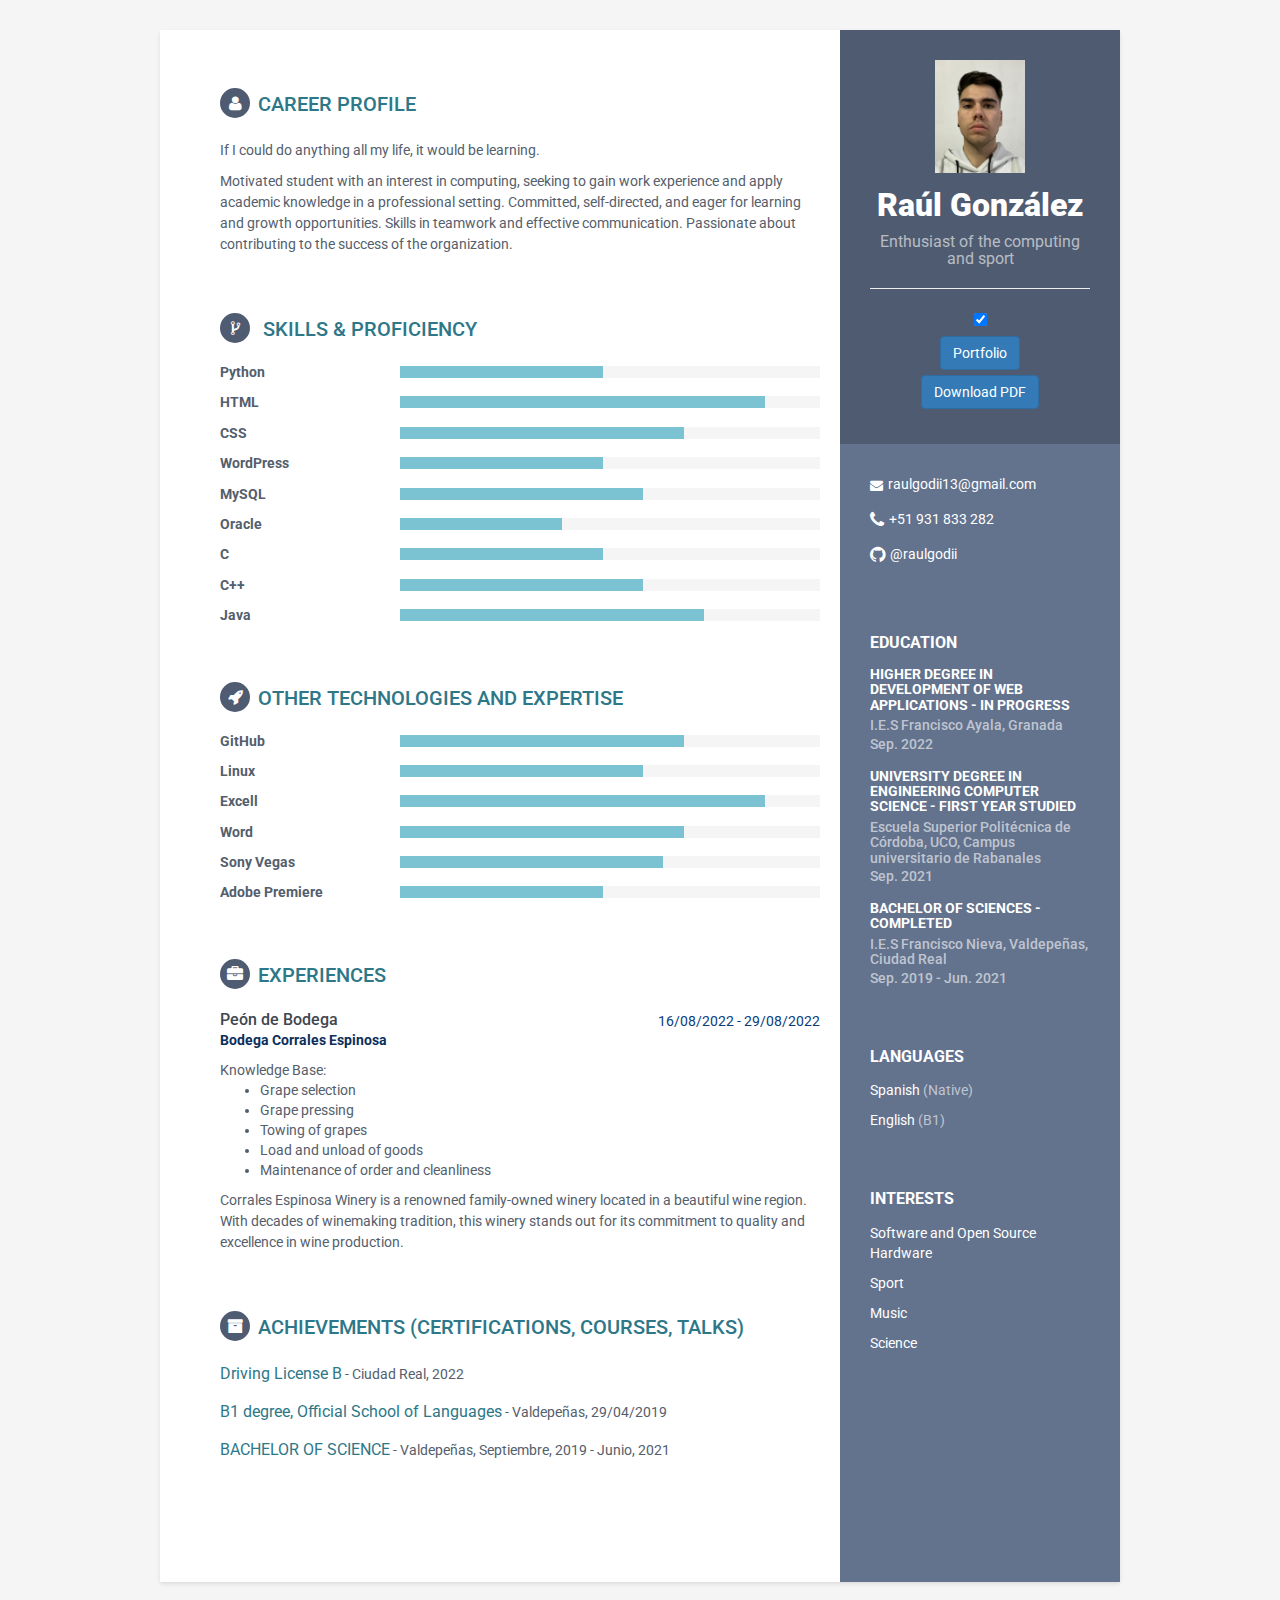
<file: index.html>
<!DOCTYPE html>
<!--[if IE 8]> <html lang="en" class="ie8"> <![endif]-->
<!--[if IE 9]> <html lang="en" class="ie9"> <![endif]-->
<!--[if !IE]><!--> <html lang="es"> <!--<![endif]-->

<head>
    <title>CV - Raul Gonzalez</title>
    <!-- Meta -->
    <meta charset="utf-8">
    <meta http-equiv="X-UA-Compatible" content="IE=edge">
    <meta name="viewport" content="width=device-width, initial-scale=1.0">
    <meta name="description" content="Responsive HTML5 Resume/CV Template for Developers">
    <meta name="author" content="Xiaoying Riley at 3rd Wave Media">
    <link rel="shortcut icon" href="favicon.ico">
    <link href='https://fonts.googleapis.com/css?family=Roboto:400,500,400italic,300italic,300,500italic,700,700italic,900,900italic' rel='stylesheet' type='text/css'>
    <!-- Global CSS -->
    <link rel="stylesheet" href="assets/plugins/bootstrap/css/bootstrap.min.css">
    <!-- Plugins CSS -->
    <link rel="stylesheet" href="assets/plugins/font-awesome/css/font-awesome.css">
    <link href="https://gitcdn.github.io/bootstrap-toggle/2.2.2/css/bootstrap-toggle.min.css" rel="stylesheet">

    <!-- Theme CSS -->
    <link id="theme-style" rel="stylesheet" href="assets/css/styles.css">
    <!-- HTML5 shim and Respond.js for IE8 support of HTML5 elements and media queries -->
    <!--[if lt IE 9]>
      <script src="https://oss.maxcdn.com/html5shiv/3.7.2/html5shiv.min.js"></script>
      <script src="https://oss.maxcdn.com/respond/1.4.2/respond.min.js"></script>
    <![endif]-->
</head>

<body>
    <div class="wrapper">
        <div class="sidebar-wrapper">
            <div class="profile-container">
                <img width="90px" class="profile" src="assets/images/raul.jpeg" alt="" />
                <h1 class="name">Raúl González</h1>
                <h3 class="tagline english">Enthusiast of the
                    computing and sport</h3>
                <h3 class="tagline spanish hidden">
                    Entusiasta de la
                    informática y el deporte
                    </h3>
                <hr>




                <div class="text-center">
                    <input id="language" type="checkbox" checked data-offstyle="warning"
                    data-toggle="toggle" data-on="English" data-off="Spanish">
                </div>

                <div class="text-center english"><a class="btn btn-primary" 
                    href="./portfolio/">Portfolio</a></div>
                
                <div class="text-center english"><a class="btn btn-primary" 
                    href="./assets/pdf/RaulGonzalezDiaz.pdf">Download PDF</a></div>
                    
                <div class="text-center  spanish hidden"><a class="btn btn-primary" 
                    href="./portfolio/">Ver Portafolio</a></div>
                
                <div class="text-center  spanish hidden"><a class="btn btn-primary" 
                    href="./assets/pdf/RaulGonzalezDiaz.pdf">Descargar PDF</a></div>
                

            </div><!--// Perfil-->

            <div class="contact-container container-block">
                <ul class="list-unstyled contact-list">
                    <li class="email"><i class="fa fa-envelope"></i><a href="#" >raulgodii13@gmail.com</a></li>
                    <li class="phone"><i class="fa fa-phone"></i>+51 931 833 282</li>
                    <li class="github"><i class="fa fa-github"></i><a href="https://github.com/raulgodii" target="_blank">@raulgodii</a></li>

                </ul>
            </div><!--//Contacto-->
            <div class="education-container container-block">
                <h2 class="container-block-title english"> Education </h2>
                <h2 class="container-block-title spanish hidden"> Educación </h2>
                <div class="item">
                    <h4 class="degree english">HIGHER DEGREE IN DEVELOPMENT OF
                        WEB APPLICATIONS - IN PROGRESS</h4>
                    <h4 class="degree spanish hidden">GRADO SUPERIOR EN DESARROLLO DE
                        APLICACIONES WEB - EN CURSO</h4>
                    <h5 class="meta">I.E.S Francisco Ayala, Granada</h5>
                    <div class="time">Sep. 2022</div>
                </div><!--//item-->

                <div class="item">
                    <h4 class="degree english">UNIVERSITY DEGREE IN ENGINEERING
                        COMPUTER SCIENCE - FIRST YEAR STUDIED</h4>
                    <h4 class="degree spanish hidden">GRADO UNIVERSITARIO EN INGENIERÍA
                        INFORMÁTICA - PRIMER AÑO CURSADO</h4>
                    <h5 class="meta">Escuela Superior Politécnica de Córdoba, UCO,
                        Campus universitario de Rabanales</h5>
                    <div class="time">Sep. 2021</div>
                </div><!--//item-->

                <div class="item">
                    <h4 class="degree english">BACHELOR OF SCIENCES - COMPLETED</h4>
                    <h4 class="degree spanish hidden">BACHILLERATO DE CIENCIAS - FINALIZADO</h4>
                    <h5 class="meta">I.E.S Francisco Nieva, Valdepeñas, Ciudad Real</h5>
                    <div class="time">Sep. 2019 - Jun. 2021</div>
                </div><!--//item-->
                
            </div><!--//Educación y estudios-->
            

            
            <div class="languages-container container-block">
                <h2 class="container-block-title english">Languages</h2>
                <h2 class="container-block-title spanish hidden">Idiomas</h2>
                <ul class="list-unstyled interests-list english">
                    <li>Spanish <span class="lang-desc">(Native)</span></li>
                    <li>English <span class="lang-desc">(B1)</span></li>
                </ul>
                <ul class="list-unstyled interests-list spanish hidden">
                    <li>Español <span class="lang-desc">(Nativo)</span></li>
                    <li>Ingles <span class="lang-desc">(B1)</span></li>
                </ul>
            </div><!--//Idiomas-->



            <div class="interests-container container-block english">
                <h2 class="container-block-title">Interests</h2>
                <ul class="list-unstyled interests-list">
                    <li>Software and Open Source Hardware</li>
                    <li>Sport</li>
                    <li>Music</li>
                    <li>Science</li>
                </ul>
            </div><!--//interests-->
            <div class="interests-container container-block spanish hidden">
                <h2 class="container-block-title">Intereses</h2>
                <ul class="list-unstyled interests-list">
                    <li>Software, Hardware y Cultura de Código Abierto</li>
                    <li>Deporte</li>
                    <li>Música</li>
                    <li>Ciencia</li>
                </ul>
            </div><!--//interests-->

        </div><!--//sidebar-->

        <div class="main-wrapper">


 			<section class="section summary-section">
                
                <h2 class="section-title english"><i class="fa fa-user"></i>Career Profile </h2>
                <h2 class="section-title spanish hidden"><i class="fa fa-user"></i>Perfil Profesional </h2>
                <div class="summary">
                    
<div class="self-desc english">
    <p>
        If I could do anything all my life, it would be learning.

    </p>

    <p>

        Motivated student with an interest in computing, seeking to gain work experience and apply academic knowledge in a professional setting. Committed, self-directed, and eager for learning and growth opportunities. Skills in teamwork and effective communication. Passionate about contributing to the success of the organization.
    </p>

    </p>

</div>
<div class="self-desc spanish hidden">
    <p>
        Si pudiera hacer algo por toda mi vida, sería aprender

    </p>

    <p>
        Estudiante motivado/a con interés en la informática, buscando adquirir experiencia laboral y aplicar conocimientos académicos en un entorno profesional. Comprometido/a, autodirigido/a y ávido/a de oportunidades de aprendizaje y crecimiento. Habilidades en trabajo en equipo y comunicación efectiva. Apasionado/a por contribuir al éxito de la organización.
    </p>
        
    </p>

</div>


                </div><!--//resumen-->
            </section><!--//section-->


            <section class="skills-section section">
                <h2 class="section-title english"><i class="fa fa-code-fork"></i> Skills & Proficiency </h2>
                <h2 class="section-title spanish hidden"><i class="fa fa-code-fork"></i>Habilidades y Destrezas</h2>
                <div class="skillset">
                    <div class="item">
                        <h3 class="level-title">Python</h3>
                        <div class="level-bar">
                            <div class="level-bar-inner" data-level="50%">
                            </div>
                        </div><!--//level-bar-->
                    </div><!--//item-->

                    <div class="item">
                        <h3 class="level-title">HTML</h3>
                        <div class="level-bar">
                            <div class="level-bar-inner" data-level="90%">
                            </div>
                        </div><!--//level-bar-->
                    </div><!--//item-->

                    <div class="item">
                        <h3 class="level-title">CSS</h3>
                        <div class="level-bar">
                            <div class="level-bar-inner" data-level="70%">
                            </div>
                        </div><!--//level-bar-->
                    </div><!--//item-->

                    <div class="item">
                        <h3 class="level-title">WordPress</h3>
                        <div class="level-bar">
                            <div class="level-bar-inner" data-level="50%">
                            </div>
                        </div><!--//level-bar-->
                    </div><!--//item-->

                    <div class="item">
                        <h3 class="level-title">MySQL</h3>
                        <div class="level-bar">
                            <div class="level-bar-inner" data-level="60%">
                            </div>
                        </div><!--//level-bar-->
                    </div><!--//item-->
                    <div class="item">
                        <h3 class="level-title">Oracle</h3>
                        <div class="level-bar">
                            <div class="level-bar-inner"  data-level="40%">
                            </div>
                        </div><!--//level-bar-->
                    </div><!--//item-->
                     
                    
                    
                    <div class="item">
                        <h3 class="level-title">C</h3>
                        <div class="level-bar">
                            <div class="level-bar-inner" data-level="50%">
                            </div>
                        </div><!--//level-bar-->
                    </div><!--//item-->

                    <div class="item">
                        <h3 class="level-title">C++</h3>
                        <div class="level-bar">
                            <div class="level-bar-inner" data-level="60%">
                            </div>
                        </div><!--//level-bar-->
                    </div><!--//item-->

                    
                    
                    <div class="item">
                        <h3 class="level-title">Java</h3>
                        <div class="level-bar">
                            <div class="level-bar-inner" data-level="75%">
                            </div>
                        </div><!--//level-bar-->
                    </div><!--//item-->
                    

                </div>
            </section><!--//-Habulidades-->

            <section class="skills-section section">
                <h2 class="section-title english"><i class="fa fa-rocket"></i>Other technologies and expertise</h2>
                <h2 class="section-title spanish hidden"><i class="fa fa-rocket"></i>Otras tecnologías y conocimientos</h2>
                <div class="skillset">


                    <div class="item">
                        <h3 class="level-title">GitHub</h3>
                        <div class="level-bar">
                            <div class="level-bar-inner" data-level="70%">
                            </div>
                        </div><!--//level-bar-->
                    </div><!--//item-->

                    <div class="item">
                        <h3 class="level-title">Linux</h3>
                        <div class="level-bar">
                            <div class="level-bar-inner" data-level="60%">
                            </div>
                        </div><!--//level-bar-->
                    </div><!--//item-->


                    <div class="item">
                        <h3 class="level-title">Excell</h3>
                        <div class="level-bar">
                            <div class="level-bar-inner" data-level="90%">
                            </div>
                        </div><!--//level-bar-->
                    </div><!--//item-->                 


                    
                    <div class="item">
                        <h3 class="level-title">Word</h3>
                        <div class="level-bar">
                            <div class="level-bar-inner" data-level="70%">
                            </div>
                        </div><!--//level-bar-->
                    </div><!--//item-->

                    <div class="item">
                        <h3 class="level-title">Sony Vegas</h3>
                        <div class="level-bar">
                            <div class="level-bar-inner" data-level="65%">
                            </div>
                        </div><!--//level-bar-->
                    </div><!--//item-->
                    <div class="item">
                        <h3 class="level-title">Adobe Premiere</h3>
                        <div class="level-bar">
                            <div class="level-bar-inner" data-level="50%">
                            </div>
                        </div><!--//level-bar-->
                    </div><!--//item-->
                    
            </section><!--//-Habulidades--> 










            <section class="section experiences-section">
                <h2 class="section-title english"><i class="fa fa-briefcase"></i>Experiences </h2>
                <h2 class="section-title spanish hidden"><i class="fa fa-briefcase"></i>Experiencias </h2>




                <div class="item">
                    <div class="meta">
                        <div class="upper-row">
                            <h3 class="job-title">Peón de Bodega</h3>

                            <div class="time english">16/08/2022 - 29/08/2022 </div>
                            <div class="time spanish hidden">16/08/2022 - 29/08/2022</div>
                        </div><!--//upper-row-->
                        <div class="company">Bodega Corrales Espinosa</div>
                    </div><!--//meta-->
                    <div class="details">

                        <span class="english">Knowledge Base: </span>
                        <span class="spanish hidden">Base de Conocimientos: </span>
                        <ul class="spanish hidden">
                            <li>Selección de uva</li>
                            <li>Prensado de uva</li>
                            <li>Remolcado de uva</li>
                            <li>Carga y descarga de mercancías</li>
                            <li>Mantenimiento del orden y limpieza</li>
                        </ul>
                        <ul class="english">
                            <li>Grape selection</li>
                            <li>Grape pressing</li>
                            <li>Towing of grapes</li>
                            <li>Load and unload of goods</li>
                            <li>Maintenance of order and cleanliness</li>
                        </ul>


                       <p class="english">
                        Corrales Espinosa Winery is a renowned family-owned winery located in a beautiful wine region. With decades of winemaking tradition, this winery stands out for its commitment to quality and excellence in wine production.
                   </p>

                        <p class="spanish hidden">Bodega Corrales Espinosa es una reconocida bodega familiar ubicada en una hermosa región vinícola. Con décadas de tradición vitivinícola, esta bodega se distingue por su compromiso con la calidad y la excelencia en la producción de vinos.
                       </p>
                    </div><!--//details-->
                </div>

            </section><!--//section-->



            <div class="english">
                <section class="section projects-section">
                    <h2 class="section-title"><i class="fa fa-archive"></i>Achievements (Certifications, Courses, Talks)</h2>
                    

                    <div class="item">
                        <span class="project-title"><a href="#hook" >Driving License B</a></span>
                         - <span class="project-tagline">Ciudad Real, 2022</span>
                    </div><!--//item-->
                    <div class="item">
                        <span class="project-title"><a href="#hook" >B1 degree, Official School of
                            Languages</a></span>
                         - <span class="project-tagline">Valdepeñas, 29/04/2019</span>
                    </div><!--//item-->
                    
                    <div class="item">
                        <span class="project-title"><a href="#hook" >BACHELOR OF SCIENCE</a></span>
                         - <span class="project-tagline">Valdepeñas, Septiembre, 2019 - Junio, 2021
</span>
                    </div><!--//item-->                
                </section><!--//section-->  
            </div>
            

            <div class="spanish hidden">
                <section class="section projects-section">
                    <h2 class="section-title"><i class="fa fa-archive"></i>Cursos, Talleres, Ponencias</h2>
    
                    <div class="item">
                        <span class="project-title"><a href="#hook" >Permiso de Conduccion B</a></span>
                         - <span class="project-tagline">Ciudad Real, 2022</span>
                    </div><!--//item-->
                    
                    <div class="item">
                        <span class="project-title"><a href="#hook" >Titulación B1, Escuela Oficial de
                            Idiomas</a></span>
                         - <span class="project-tagline">Valdepeñas, 29/04/2019</span>
                    </div><!--//item-->                
                    <div class="item">
                        <span class="project-title"><a href="#hook" >BACHILLERATO DE CIENCIAS</a></span>
                         - <span class="project-tagline">Valdepeñas, Septiembre, 2019 - Junio, 2021
                        </span>
                    </div><!--//item-->
                </section><!--//section-->  
            </div>
            



        </div><!--//main-body-->
    </div>

    <footer class="footer">
        <div class="text-center">

        </div>
    </footer><!--//footer-->

    <!-- Javascript -->
    <script type="text/javascript" src="assets/plugins/jquery-1.11.3.min.js"></script>
    <script type="text/javascript" src="assets/plugins/bootstrap/js/bootstrap.min.js"></script>
    <script src="https://gitcdn.github.io/bootstrap-toggle/2.2.2/js/bootstrap-toggle.min.js"></script>
    <!-- custom js -->
    <script type="text/javascript" src="assets/js/main.js"></script>
</body>
</html>
</file>
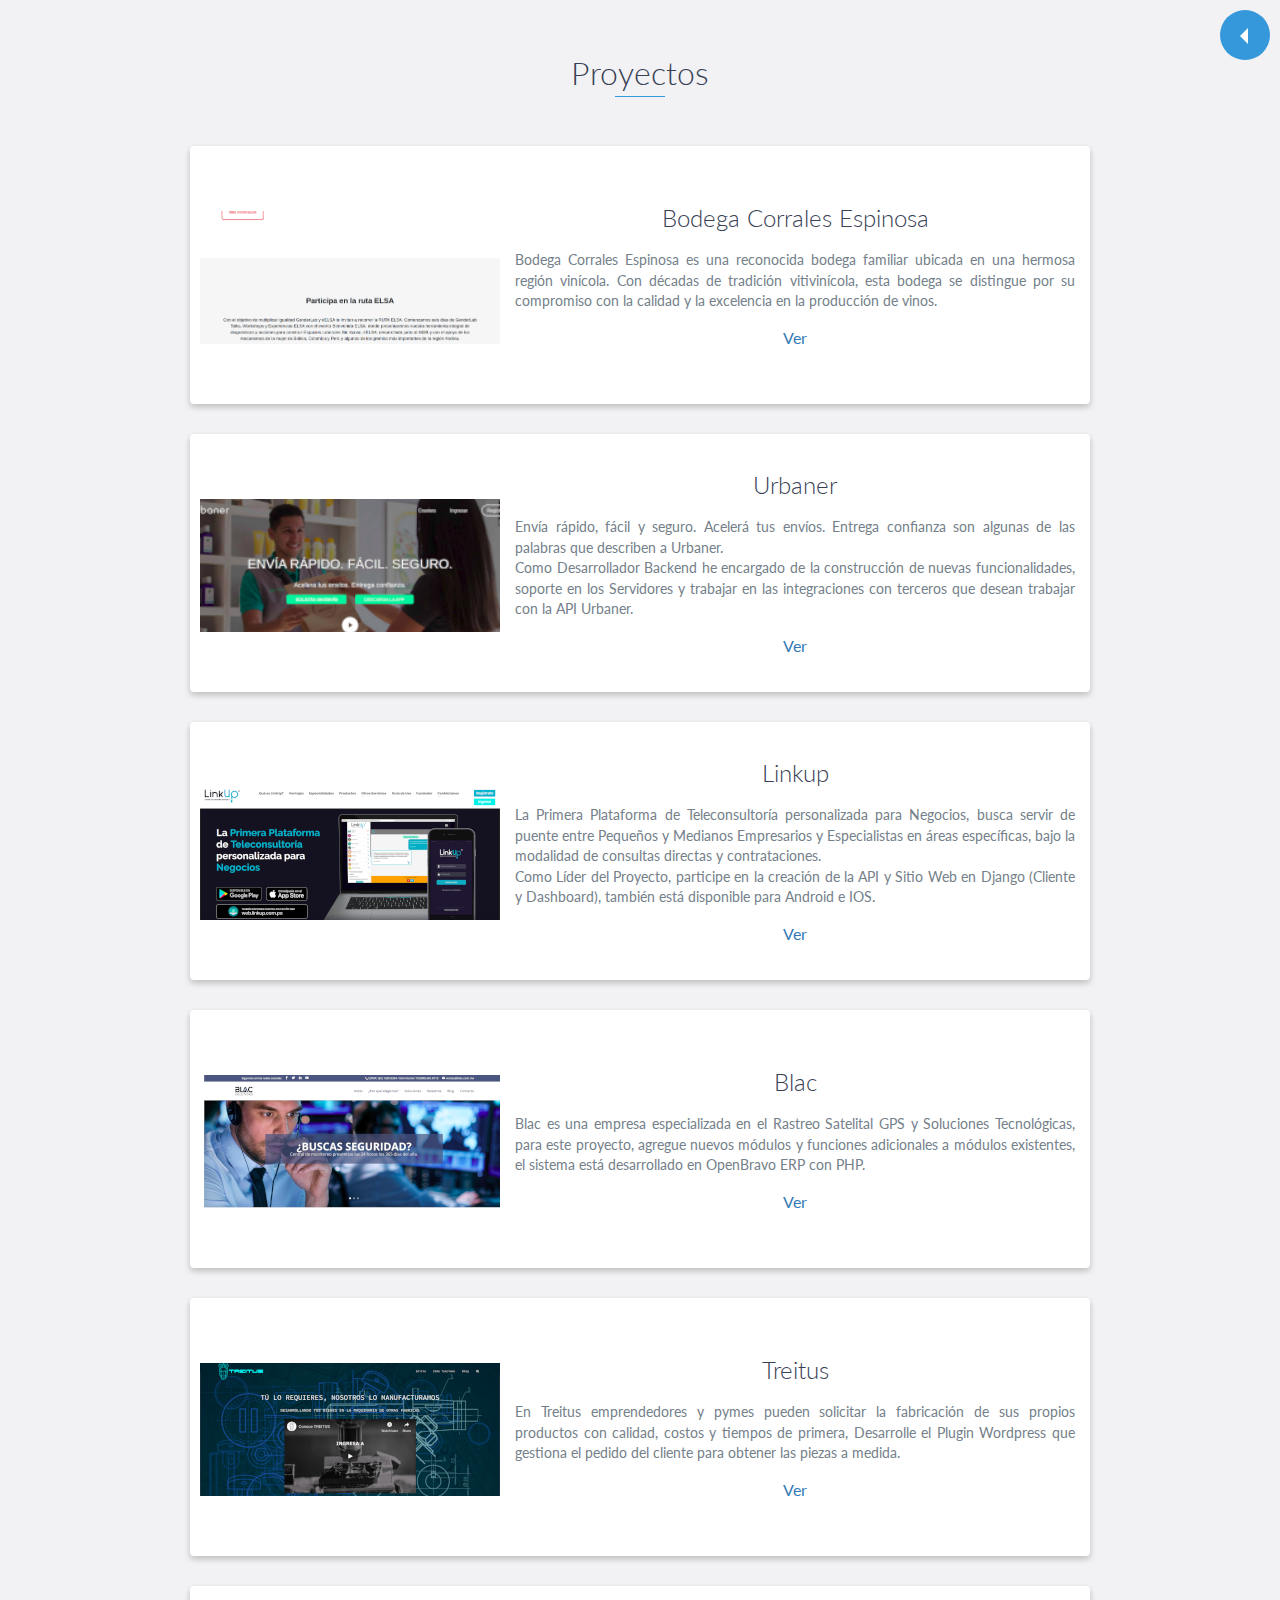
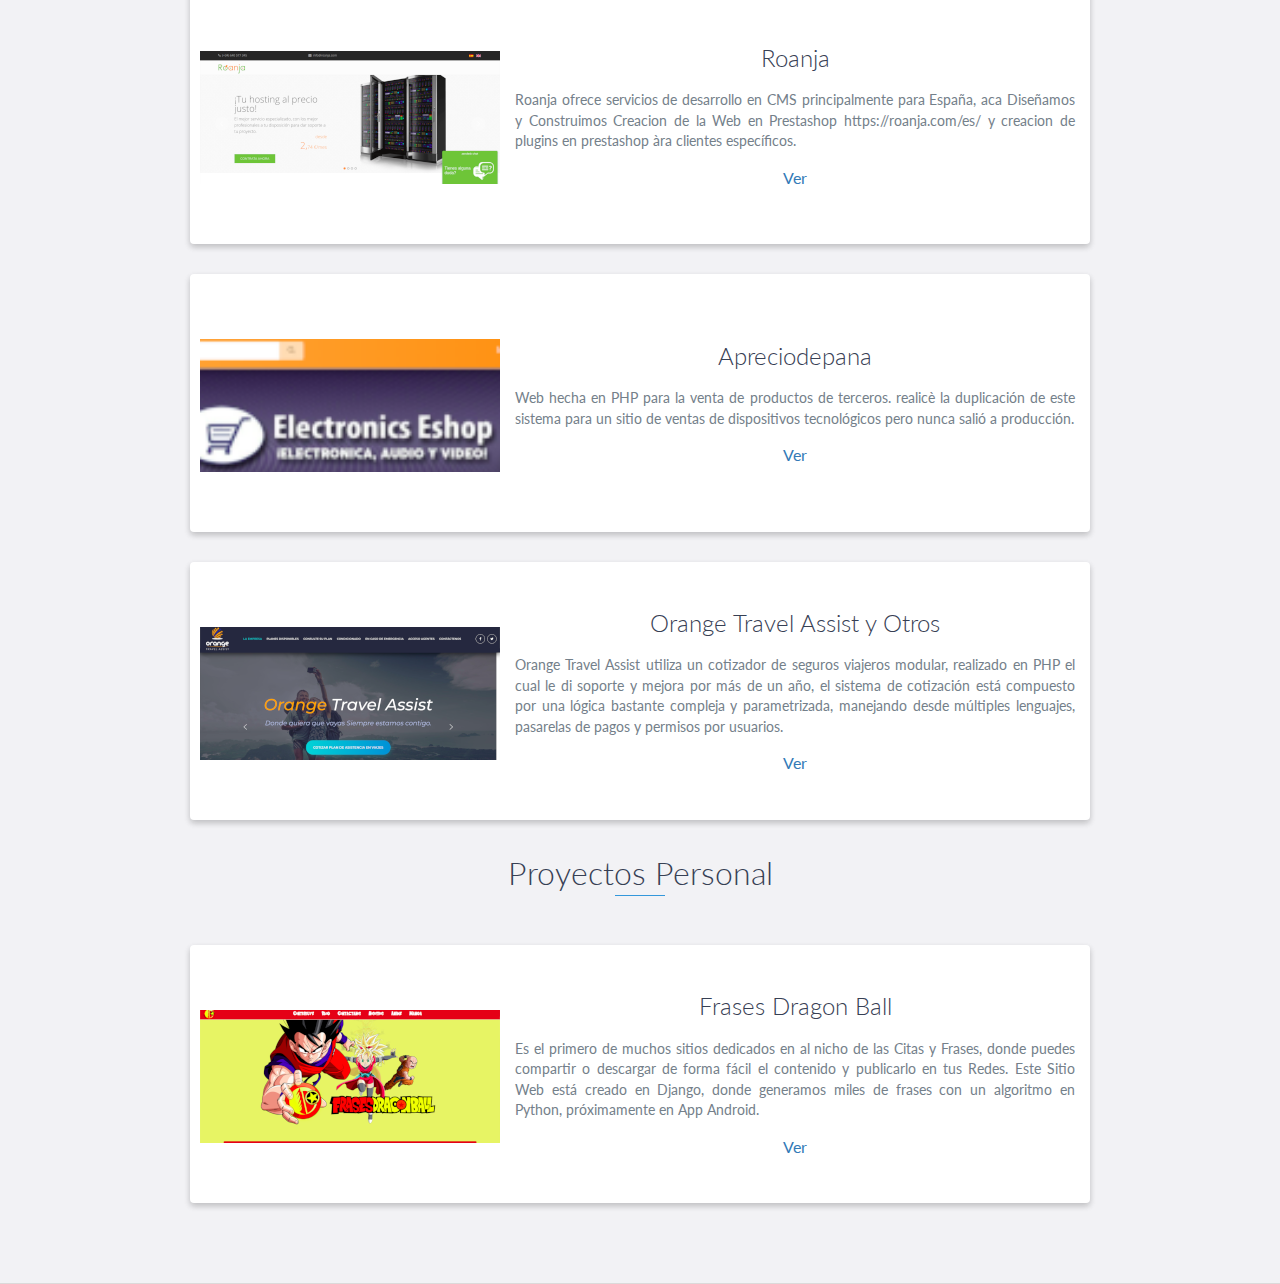
<file: portfolio/index.html>
<!DOCTYPE html>
<html class="no-js" lang="en">

<head>
    <meta charset="utf-8">
    <meta http-equiv="X-UA-Compatible" content="IE=edge">
    <meta name="viewport" content="width=device-width, initial-scale=1">
    <title>Mi Portafolio</title>
	<link rel="shortcut icon" href="favicon.ico" type="image/x-icon">
	<link rel="icon" href="favicon.ico" type="image/x-icon">
    <link href="https://fonts.googleapis.com/css?family=Lato:300,400,700,900" rel="stylesheet">
    <link rel="stylesheet" href="libs/font-awesome/css/font-awesome.min.css">
    <link href="css/bootstrap.min.css" rel="stylesheet">
    <link href="css/styles.css" rel="stylesheet">
    <link href="css/image_scroll.css" rel="stylesheet">
</head>

<body> 
    <a href="../" id="scroll"><span></span></a>
    <div id="projects" class="background-alt">
        <h2 class="heading">Proyectos</h2>
        <div class="container">
            <div class="row">

                <div class="project shadow-large">
                    <div class="project-image">
                        <div id="genderlab" class="project-inner-image"></div>
                    </div>
                    <!-- End .project-image -->
                    <div class="project-info">
                        <h3>Bodega Corrales Espinosa</h3>
                        <p>
                            Bodega Corrales Espinosa es una reconocida bodega familiar ubicada en una hermosa región vinícola. Con décadas de tradición vitivinícola, esta bodega se distingue por su compromiso con la calidad y la excelencia en la producción de vinos.
                        </p>
                        <a href="https://corralesespinosa.com" target="_blank" >Ver</a>
                    </div>
                    <!-- End .project-info -->
                </div>


                <div class="project shadow-large">
                    <div class="project-image">
                        <div id="urbaner" class="project-inner-image"></div>
                    </div>
                    <!-- End .project-image -->
                    <div class="project-info">
                        <h3>Urbaner</h3>
                        <p>
                            Envía rápido, fácil y seguro. Acelerá tus envíos. Entrega confianza son algunas de las palabras que describen a Urbaner.<br>
                            Como Desarrollador Backend he encargado de la construcción de nuevas funcionalidades, soporte en los Servidores y trabajar en las integraciones con terceros que desean trabajar con la API Urbaner.
                        </p>
                        <a href="https://urbaner.com" target="_blank" >Ver</a>
                    </div>
                    <!-- End .project-info -->
                </div>

                <div class="project shadow-large">
                    <div class="project-image">
                        <div id="linkup" class="project-inner-image"></div>
                    </div>
                    <!-- End .project-image -->
                    <div class="project-info">
                        <h3>Linkup</h3>
                        <p>
                            La Primera Plataforma de Teleconsultoría personalizada para Negocios, busca servir de puente entre Pequeños y Medianos Empresarios y Especialistas en áreas específicas, bajo la modalidad de consultas directas y contrataciones.<br>
                            Como Líder del Proyecto, participe en la creación de la API y Sitio Web en Django (Cliente y Dashboard), también está disponible para Android e IOS.

                        </p>
                        <a href="https://web.linkup.com.pe" target="_blank" >Ver</a>
                    </div>
                    <!-- End .project-info -->
                </div>

                <div class="project shadow-large">
                    <div class="project-image">
                        <div id="blac" class="project-inner-image"></div>
                    </div>
                    <!-- End .project-image -->
                    <div class="project-info">
                        <h3>Blac</h3>
                        <p>
                            Blac es una empresa especializada en el Rastreo Satelital GPS y Soluciones Tecnológicas, para este proyecto, agregue nuevos módulos y funciones adicionales a módulos existentes, el sistema está desarrollado en OpenBravo ERP con PHP.
                        </p>
                        <a href="https://blac.com.mx/" target="_blank" >Ver</a>
                    </div>
                    <!-- End .project-info -->
                </div> 
                <div class="project shadow-large">
                    <div class="project-image">
                        <div id="treitus" class="project-inner-image"></div>
                    </div>
                    <!-- End .project-image -->
                    <div class="project-info">
                        <h3>Treitus</h3>
                        <p>
                            En Treitus emprendedores y pymes pueden solicitar la fabricación de sus propios productos con calidad, costos y tiempos de primera, Desarrolle el Plugin Wordpress que gestiona el pedido del cliente para obtener las piezas a medida.
                        </p>
                        <a href="http://treitus.com" target="_blank" >Ver</a>
                    </div>
                    <!-- End .project-info -->
                </div>

                <div class="project shadow-large">
                    <div class="project-image">
                        <div id="roanja" class="project-inner-image"></div>
                    </div>
                    <!-- End .project-image -->
                    <div class="project-info">
                        <h3>Roanja</h3>
                        <p>
                            Roanja ofrece servicios de desarrollo en CMS principalmente para España, aca Diseñamos y Construimos Creacion de la Web en Prestashop https://roanja.com/es/ y creacion de plugins en prestashop àra clientes específicos.
                        </p>
                        <a href="https://roanja.com/es/" target="_blank" >Ver</a>
                    </div>
                    <!-- End .project-info -->
                </div> 
                <div class="project shadow-large">
                    <div class="project-image">
                        <div id="apreciodepana" class="project-inner-image"></div>
                    </div>
                    <!-- End .project-image -->
                    <div class="project-info">
                        <h3>Apreciodepana</h3>
                        <p>
                           Web hecha en PHP para la venta de productos de terceros. realicè la duplicación de este sistema para un sitio de ventas de dispositivos tecnológicos pero nunca salió a producción.
                        </p>
                        <a href="http://apreciodepana.com/" target="_blank" >Ver</a>
                    </div>
                    <!-- End .project-info -->
                </div>

                <div class="project shadow-large">
                    <div class="project-image">
                        <div id="orangetravelassist" class="project-inner-image"></div>
                    </div>
                    <!-- End .project-image -->
                    <div class="project-info">
                        <h3>Orange Travel Assist y Otros</h3>
                        <p>
                            Orange Travel Assist utiliza un cotizador de seguros viajeros modular, realizado en PHP el cual le di soporte y mejora por más de un año, el sistema de cotización está compuesto por una lógica bastante compleja y parametrizada, manejando desde múltiples lenguajes, pasarelas de pagos y permisos por usuarios.
                        </p>
                        <a href="https://www.orangetravelassist.net/" target="_blank" >Ver</a>
                    </div>
                    <!-- End .project-info -->
                </div> 


                <!-- End .project -->
            </div>
        </div>



        <h2 class="heading">Proyectos Personal</h2>
        <div class="container">
            <div class="row">
                <div class="project shadow-large">
                    <div class="project-image">
                        <div id="frasesdragonball" class="project-inner-image"></div>
                    </div>
                    <!-- End .project-image -->
                    <div class="project-info">
                        <h3>Frases Dragon Ball</h3>
                        <p>
                            Es el primero de muchos sitios dedicados en al nicho de las Citas y Frases, donde puedes compartir o descargar de forma fácil el contenido y publicarlo en tus Redes. Este Sitio Web está creado en Django, donde generamos miles de frases con un algoritmo en Python, próximamente en App Android.
                        </p>
                        <a href="https://frasesdragonball.com" target="_blank" >Ver</a>
                    </div>
                    <!-- End .project-info -->
                </div>
                <!-- End .project -->
            </div>
        </div>

    </div>
    
    <!-- End #projects -->

</body>

</html>
</file>
<file: assets/css/styles.css>
body {
  font-family: 'Roboto', sans-serif;
  color: #545E6C;
  background: #f5f5f5;
  font-size: 14px;
  padding: 30px;
  -webkit-font-smoothing: antialiased;
  -moz-osx-font-smoothing: grayscale;
}
h1,
h2,
h3,
h4,
h5,
h6 {
  font-weight: 700;
}
a {
  color: #2d7788;
  -webkit-transition: all 0.4s ease-in-out;
  -moz-transition: all 0.4s ease-in-out;
  -ms-transition: all 0.4s ease-in-out;
  -o-transition: all 0.4s ease-in-out;
}
a:hover {
  text-decoration: underline;
  color: #1a454f;
}
a:focus {
  text-decoration: none;
}
p {
  line-height: 1.5;
}
.wrapper {
  background: #42A8C0;
  max-width: 960px;
  margin: 0 auto;
  position: relative;
  -webkit-box-shadow: 0px 2px 4px rgba(0, 0, 0, 0.1);
  -moz-box-shadow: 0px 2px 4px rgba(0, 0, 0, 0.1);
  box-shadow: 0px 2px 4px rgba(0, 0, 0, 0.1);
}
.sidebar-wrapper {
  background: #63728D;
  position: absolute;
  right: 0;
  width: 280px;
  height: 100%;
  min-height: 800px;
  color: #fff;
}
.sidebar-wrapper a {
  color: #fff;
}
.sidebar-wrapper .profile-container {
  padding: 30px;
  background: rgba(0, 0, 0, 0.2);
  text-align: center;
  color: #fff;
}
.sidebar-wrapper .name {
  font-size: 32px;
  font-weight: 900;
  margin-top: 0;
  margin-bottom: 10px;
}
.sidebar-wrapper .tagline {
  color: rgba(255, 255, 255, 0.6);
  font-size: 16px;
  font-weight: 400;
  margin-top: 0;
  margin-bottom: 0;
}
.sidebar-wrapper .profile {
  margin-bottom: 15px;
}
.sidebar-wrapper .contact-list .fa {
  margin-right: 5px;
  font-size: 18px;
  vertical-align: middle;
}
.sidebar-wrapper .contact-list li {
  margin-bottom: 15px;
}
.sidebar-wrapper .contact-list li:last-child {
  margin-bottom: 0;
}
.sidebar-wrapper .contact-list .email .fa {
  font-size: 13px;
}
.sidebar-wrapper .container-block {
  padding: 30px;
}
.sidebar-wrapper .container-block-title {
  text-transform: uppercase;
  font-size: 16px;
  font-weight: 700;
  margin-top: 0;
  margin-bottom: 15px;
}
.sidebar-wrapper .degree {
  font-size: 14px;
  margin-top: 0;
  margin-bottom: 5px;
}
.sidebar-wrapper .education-container .item {
  margin-bottom: 15px;
}
.sidebar-wrapper .education-container .item:last-child {
  margin-bottom: 0;
}
.sidebar-wrapper .education-container .meta {
  color: rgba(255, 255, 255, 0.6);
  font-weight: 500;
  margin-bottom: 0px;
  margin-top: 0;
}
.sidebar-wrapper .education-container .time {
  color: rgba(255, 255, 255, 0.6);
  font-weight: 500;
  margin-bottom: 0px;
}
.sidebar-wrapper .languages-container .lang-desc {
  color: rgba(255, 255, 255, 0.6);
}
.sidebar-wrapper .languages-list {
  margin-bottom: 0;
}
.sidebar-wrapper .languages-list li {
  margin-bottom: 10px;
}
.sidebar-wrapper .languages-list li:last-child {
  margin-bottom: 0;
}
.sidebar-wrapper .interests-list {
  margin-bottom: 0;
}
.sidebar-wrapper .interests-list li {
  margin-bottom: 10px;
}
.sidebar-wrapper .interests-list li:last-child {
  margin-bottom: 0;
}
.main-wrapper {
  background: #fff;
  padding: 60px;
  padding-right: 300px;
}
.main-wrapper .section-title {
  text-transform: uppercase;
  font-size: 20px;
  font-weight: 500;
  color: #2d7788;
  position: relative;
  margin-top: 0;
  margin-bottom: 20px;
}
.main-wrapper .section-title .fa {
  width: 30px;
  height: 30px;
  margin-right: 8px;
  display: inline-block;
  color: #fff;
  -webkit-border-radius: 50%;
  -moz-border-radius: 50%;
  -ms-border-radius: 50%;
  -o-border-radius: 50%;
  border-radius: 50%;
  -moz-background-clip: padding;
  -webkit-background-clip: padding-box;
  background-clip: padding-box;
  background: #4f5b71;
  text-align: center;
  padding-top: 8px;
  font-size: 16px;
  position: relative;
  top: -2px;
}
.main-wrapper .section {
  margin-bottom: 60px;
}
.main-wrapper .experiences-section .item {
  margin-bottom: 30px;
}
.main-wrapper .upper-row {
  position: relative;
  overflow: hidden;
  margin-bottom: 2px;
}
.main-wrapper .job-title {
  color: #3F4650;
  font-size: 16px;
  margin-top: 0;
  margin-bottom: 0;
  font-weight: 500;
}
.main-wrapper .time {
  position: absolute;
  right: 0;
  top: 0;
  color: #0A3C7E;
}
.main-wrapper .company {
  margin-bottom: 10px;
  color: #0C2E5A;
  font-weight: bold;
}
.main-wrapper .project-title {
  font-size: 16px;
  font-weight: 400;
  margin-top: 0;
  margin-bottom: 5px;
}
.main-wrapper .projects-section .intro {
  margin-bottom: 30px;
}
.main-wrapper .projects-section .item {
  margin-bottom: 15px;
}
.skillset .item {
  margin-bottom: 15px;
  overflow: hidden;
}
.skillset .level-title {
  font-size: 14px;
  margin-top: 0;
  margin-bottom: 12px;
}
.skillset .level-bar {
  height: 12px;
  background: #f5f5f5;
}
.skillset .level-bar-inner {
  height: 12px;
  background: #7bc2d3;
}
.footer {
  padding: 30px;
  padding-top: 60px;
}
.footer .copyright {
  line-height: 1.6;
  color: #545E6C;
  font-size: 13px;
}
.footer .fa-heart {
  color: #fb866a;
}

@media (max-width: 767px) {
  .sidebar-wrapper {
    position: static;
    width: inherit;
  }
  .main-wrapper {
    padding: 30px;
  }
  .main-wrapper .time {
    position: static;
    display: block;
    margin-top: 5px;
  }
  .main-wrapper .upper-row {
    margin-bottom: 0;
  }
}

@media (min-width: 992px) {
  .skillset .level-title {
    display: inline-block;
    float: left;
    width: 30%;
    margin-bottom: 0;
  }
  .skillset .level-bar {
    display: inline-block;
    width: 70%;
    float: left;
    position: relative;
    top: 1px;
  }
}

.profile-container .text-center{
  margin: 5px;
}

.profile img {
  width: 30px;
}
</file>
<file: portfolio/css/styles.css>
/*!
    Title: Dev Portfolio Template
    Version: 1.2.1
    Last Change: 08/28/2017
    Author: Ryan Fitzgerald
    Repo: https://github.com/RyanFitzgerald/devportfolio-template
    Issues: https://github.com/RyanFitzgerald/devportfolio-template/issues

    Description: This file contains all the styles associated with the page
    that don't come from third party libraries. This file gets compiled using
    Gulp and send to the /css folder which is then loaded on the page.
*/body{font-family:'Lato', sans-serif;font-size:16px}body.active{overflow:hidden;z-index:-1}.no-js #experience-timeline>div{background:#fff;padding:10px;margin-bottom:10px;border:1px solid #dcd9d9}.no-js #experience-timeline>div h3{font-size:1.5em;font-weight:300;color:#374054;display:inline-block;margin:0}.no-js #experience-timeline>div h4{font-size:1.2em;font-weight:300;color:#7e8890;margin:0 0 15px 0}.no-js #experience-timeline>div p{color:#74808a;font-size:0.9em;margin:0}.no-js #experience-timeline:before,.no-js #experience-timeline:after{content:none}@keyframes dropHeader{0%{transform:translateY(-100%)}100%{transform:translateY(0)}}header{position:absolute;top:0;left:0;right:0;text-align:center;z-index:10;animation-name:dropHeader;animation-iteration-count:1;animation-timing-function:ease;animation-duration:0.75s}header ul{display:inline-block;background:#fff;text-align:center;padding:10px;margin:0;border-bottom-right-radius:4px;border-bottom-left-radius:4px}header li{display:inline-block}header a{display:block;color:#3498db;padding:10px}header a:hover{color:#217dbb;text-decoration:none;background:#eee;border-radius:4px}header a:focus{color:#3498db;text-decoration:none}header.active{display:block}header.sticky{position:fixed;z-index:999}#menu.active{display:block}#mobile-menu-open{display:none;cursor:pointer;position:fixed;right:15px;top:10px;color:#3498db;font-size:1.5em;z-index:20;padding:0 7px;border-radius:4px;background:#fff}#mobile-menu-close{display:none;text-align:right;width:100%;background:#fff;font-size:1.5em;padding-right:15px;padding-top:10px;cursor:pointer;color:#3498db}#mobile-menu-close span{font-size:0.5em;text-transform:uppercase}#mobile-menu-close i{vertical-align:middle}footer{padding:50px 0}.copyright{padding-top:20px}.copyright p{margin:0;color:#74808a}.top{text-align:center}.top span{cursor:pointer;display:block;margin:15px auto 0 auto;width:35px;height:35px;border-radius:50%;border:3px solid #b9bfc4;text-align:center}.top i{color:#74808a}.social{text-align:right}.social ul{margin:5px 0 0 0;padding:0}.social li{display:inline-block;font-size:1.25em;list-style:none}.social a{display:block;color:#74808a;padding:10px}.social a:hover{color:#3498db}.btn-rounded-white{display:inline-block;color:#fff;padding:15px 25px;border:3px solid #fff;border-radius:30px;transition:.5s ease all}.btn-rounded-white:hover{color:#3498db;background:#fff;text-decoration:none}.shadow{box-shadow:0 1px 3px rgba(0,0,0,0.12),0 1px 2px rgba(0,0,0,0.24)}.shadow-large{box-shadow:0 3px 6px rgba(0,0,0,0.08),0 3px 6px rgba(0,0,0,0.15)}.heading{position:relative;display:inline-block;font-size:2em;font-weight:300;margin:0 0 30px 0}.heading:after{position:absolute;content:'';top:100%;height:1px;width:50px;left:0;right:0;margin:0 auto;background:#3498db}.background-alt{background:#f2f2f5}#lead{position:relative;height:100vh;min-height:500px;max-height:1080px;background:url(../images/lead-bg.jpg);background-size:cover;padding:15px;overflow:hidden}#lead-content{position:absolute;z-index:10;top:50%;left:50%;transform:translate(-50%, -50%);text-align:center}#lead-content h1,#lead-content h2{margin:0}#lead-content h1{color:#fff;font-weight:900;font-size:5em;text-transform:uppercase;letter-spacing:0.05em;line-height:0.9em}#lead-content h2{color:#a0cfee;font-weight:500;font-size:2.25em;margin-bottom:15px}#lead-overlay{position:absolute;height:100%;width:100%;top:0;right:0;bottom:0;left:0;background:rgba(33,125,187,0.8);z-index:1}#lead-down{position:absolute;left:0;right:0;width:100%;text-align:center;z-index:10;bottom:15px;color:#fff}#lead-down span{cursor:pointer;display:block;margin:0 auto;width:35px;height:35px;border-radius:50%;border:3px solid #a0cfee;text-align:center}#lead-down i{animation:pulsate 1.5s ease;animation-iteration-count:infinite;padding-top:5px}@keyframes pulsate{0%{transform:scale(1, 1)}50%{transform:scale(1.2, 1.2)}100%{transform:scale(1, 1)}}#about{padding:75px 15px;border-bottom:1px solid #dcd9d9}#about h2{color:#374054}#about p{color:#74808a;margin:0}#experience{padding:50px 15px;text-align:center;border-bottom:1px solid #dcd9d9}#experience h2{color:#374054}#experience-timeline{margin:30px auto 0 auto;position:relative;max-width:1000px}#experience-timeline:before{position:absolute;content:'';top:0;bottom:0;left:303px;right:auto;height:100%;width:3px;background:#3498db;z-index:0}#experience-timeline:after{position:absolute;content:'';width:3px;height:40px;background:#3498db;background:linear-gradient(to bottom, #3498db, rgba(52,152,219,0));top:100%;left:303px}.vtimeline-content{margin-left:350px;background:#fff;border:1px solid #e6e6e6;padding:15px;border-radius:3px;text-align:left}.vtimeline-content h3{font-size:1.5em;font-weight:300;color:#374054;display:inline-block;margin:0}.vtimeline-content h4{font-size:1.2em;font-weight:300;color:#7e8890;margin:0 0 15px 0}.vtimeline-content p{color:#74808a;font-size:0.9em;margin:0}.vtimeline-point{position:relative;display:block;vertical-align:top;margin-bottom:30px}.vtimeline-icon{position:relative;color:#fff;width:50px;height:50px;background:#3498db;border-radius:50%;float:left;z-index:99;margin-left:280px}.vtimeline-icon i{display:block;font-size:2em;margin-top:10px}.vtimeline-date{width:260px;text-align:right;position:absolute;left:0;top:10px;font-weight:300;color:#374054}#education{padding:50px 15px 20px 15px;border-bottom:1px solid #dcd9d9;text-align:center}#education h2{color:#374054;margin-bottom:50px}.education-block{max-width:700px;margin:0 auto 30px auto;padding:15px;border:1px solid #dcd9d9;text-align:left}.education-block h3{font-weight:500;float:left;margin:0;color:#374054}.education-block span{color:#74808a;float:right}.education-block h4{color:#74808a;clear:both;font-weight:500;margin:0 0 15px 0}.education-block p,.education-block ul{margin:0;color:#74808a;font-size:0.9em}.education-block ul{padding:0 0 0 15px}#projects{padding:50px 15px;border-bottom:1px solid #dcd9d9;text-align:center}#projects h2{color:#374054;margin-bottom:50px}.project{position:relative;max-width:900px;margin:0 auto 30px auto;overflow:hidden;background:#fff;border-radius:4px}.project-image{float:left}.project-info{position:absolute;top:50%;transform:translateY(-50%);margin-left:300px;padding:15px}.project-info h3{font-size:1.5em;font-weight:300;color:#374054;margin:0 0 15px 0}.project-info p{color:#74808a;margin:0 0 15px 0;font-size:0.9em}.no-image .project-info{position:relative;margin:0;padding:30px 15px;transform:none}#more-projects{display:none}#skills{padding:50px 15px;text-align:center}#skills h2{color:#374054;margin-bottom:50px}#skills ul{display:block;margin:0 auto;padding:0;max-width:800px}#skills li{display:inline-block;margin:7px;padding:5px 10px;color:#374054;background:#e4e4ea;list-style:none;cursor:default;font-size:1.2em}#contact{padding:50px 15px;background:#3498db;text-align:center}#contact h2{margin:0 0 15px 0;color:#fff;font-weight:500}#contact-form{max-width:500px;margin:0 auto}#contact-form input,#contact-form textarea{display:block;width:100%;padding:10px;border-radius:4px;border:none;margin-bottom:10px;background:#1d6fa5;color:#fff;transition:.5s ease all}#contact-form input::-webkit-input-placeholder,#contact-form textarea::-webkit-input-placeholder{color:#fff}#contact-form input:-moz-placeholder,#contact-form textarea:-moz-placeholder{color:#fff;opacity:1}#contact-form input::-moz-placeholder,#contact-form textarea::-moz-placeholder{color:#fff;opacity:1}#contact-form input:-ms-input-placeholder,#contact-form textarea:-ms-input-placeholder{color:#fff}#contact-form input:focus,#contact-form textarea:focus{outline:none;background:#16527a}#contact-form textarea{height:150px;resize:none}#contact-form button{display:block;width:100%;background:#fff;border-radius:4px;padding:5px 10px;border:none;color:#3498db;font-weight:700;box-shadow:0 1px 3px rgba(0,0,0,0.12),0 1px 2px rgba(0,0,0,0.24);transition:.5s ease all}#contact-form button:hover{box-shadow:0 10px 20px rgba(0,0,0,0.19),0 6px 6px rgba(0,0,0,0.23)}.optional-section{padding:50px 15px;text-align:center;border-top:1px solid #dcd9d9}.optional-section h2{color:#374054}.optional-section-block{max-width:700px;margin:0 auto 30px auto;padding:15px;border:1px solid #dcd9d9;background:#fff;text-align:left}.optional-section-block h3{font-weight:500;margin:0 0 15px 0;color:#374054}.optional-section-block h4{color:#74808a;clear:both;font-weight:500;margin:0 0 15px 0}.optional-section-block p,.optional-section-block ul{margin:0 0 15px 0;color:#74808a;font-size:0.9em}.optional-section-block ul{padding:0 0 0 15px}@media only screen and (max-width: 750px){#experience-timeline:before,#experience-timeline:after{left:23px}.vtimeline-date{width:auto;text-align:left;position:relative;margin-bottom:15px;display:block;margin-left:70px}.vtimeline-icon{margin-left:0}.vtimeline-content{margin-left:70px}}@media only screen and (max-width: 992px){#lead{height:auto;min-height:auto;max-height:auto;padding:100px 15px}#lead-content{position:relative;transform:none;left:auto;top:auto}#lead-content h1{font-size:3em}#lead-content h2{font-size:1.75em}#about{text-align:center}#about p{text-align:left}}@media only screen and (max-width: 768px){header{position:fixed;display:none;z-index:999;animation:none;bottom:0;height:100%}#mobile-menu-open,#mobile-menu-close{display:block}#menu{height:100%;overflow-y:auto;box-shadow:none;border-radius:0;width:100%}#menu li{display:block;margin-bottom:10px}#lead-content h1{font-size:2em}#lead-content h2{font-size:1.3em}#lead-content a{padding:10px 20px}#lead-down{display:none}.education-block h3,.education-block span{float:none}.project-image{display:none}.project-info{position:relative;margin:0;padding:30px 15px;top:auto;transform:none}footer{text-align:center}.social{text-align:center}}@media only screen and (max-width: 480px){#lead-content h1{font-size:1.5em}#lead-content h2{font-size:1em}#lead-content a{font-size:0.9em;padding:5px 10px}}
</file>
<file: portfolio/css/image_scroll.css>
.project-image {
  height: 200px;
  max-height: 133px;
  margin: auto 0;
  position: relative;
  overflow: hidden;
  transform: translate3d(0, 0, 0);
}

.project-image > .project-inner-image {
  width: 300px;
  height: 850px;
  background: url(file:///home/oscar/Documents/vert.png);
  background-position: center;
  background-size: cover;
  background-repeat: no-repeat;
}

.project-image > #frasesdragonball {
  background-image: url(../images/screems/frasesdragonball.png);
}

.project-image > #orangetravelassist {
  background-image: url(../images/screems/orangetravelassist.png);
}
.project-image > #roanja {
  background-image: url(../images/screems/roanja.png);
}
.project-image > #treitus {
  background-image: url(../images/screems/treitus.png);
}
.project-image > #blac {
  background-image: url(../images/screems/blac.png);
}
.project-image > #linkup {
  background-image: url(../images/screems/linkup.png);
}
.project-image > #apreciodepana {
  background-image: url(../images/screems/apreciodepana.png);
}
.project-image > #urbaner {
  background-image: url(../images/screems/urbaner.png);
}

.project-image > #genderlab {
  background-image: url(../images/screems/genderlab.png);
}


.shadow-large:hover .project-inner-image {
  animation: moveSlideshow 50s linear infinite;
}
@keyframes moveSlideshow {
  100% { 
    transform: translateY(-66.6666%);  
  }
}
/*TEXT STYLE*/
.project.shadow-large {
    padding: 65px 0px 60px 10px;
}
.project-info p {
    text-align: justify;
}
/*Scroll Image*/
#scroll {
    position: fixed;
    right: 10px;
    top: 10px;
    cursor: pointer;
    width: 50px;
    height: 50px;
    background-color: #3498db;
    text-indent: -9999px;
    -webkit-border-radius: 60px;
    -moz-border-radius: 60px;
    border-radius: 60px;
}
#scroll span {
    position: absolute;
    top: 60%;
    left: 40%;
    margin-left: -8px;
    margin-top: -12px;
    height: 0;
    width: 0;
    border: 8px solid transparent;
    border-bottom-color: #ffffff;
    transform: rotate(270deg);
}
#scroll:hover {
    background-color:#e74c3c;
    opacity:1;filter:"alpha(opacity=100)";
    -ms-filter:"alpha(opacity=100)";
}
</file>
